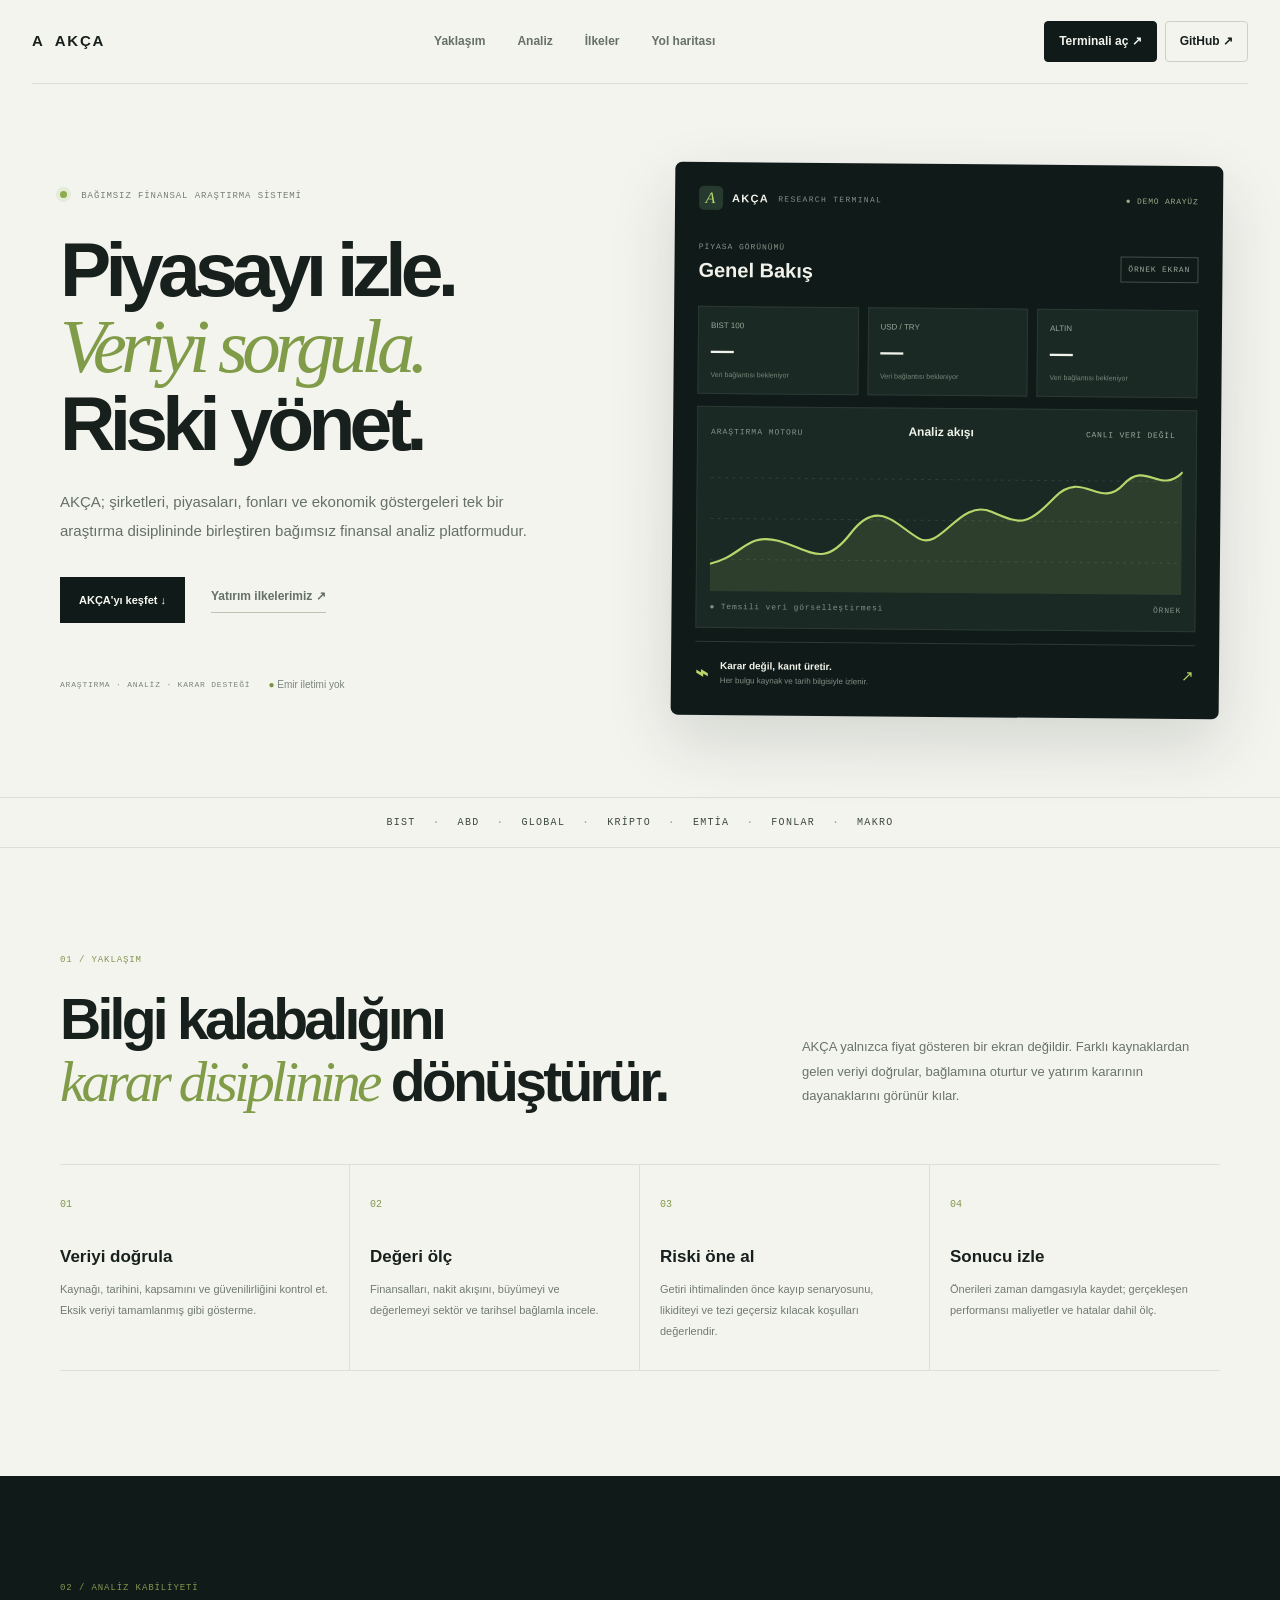
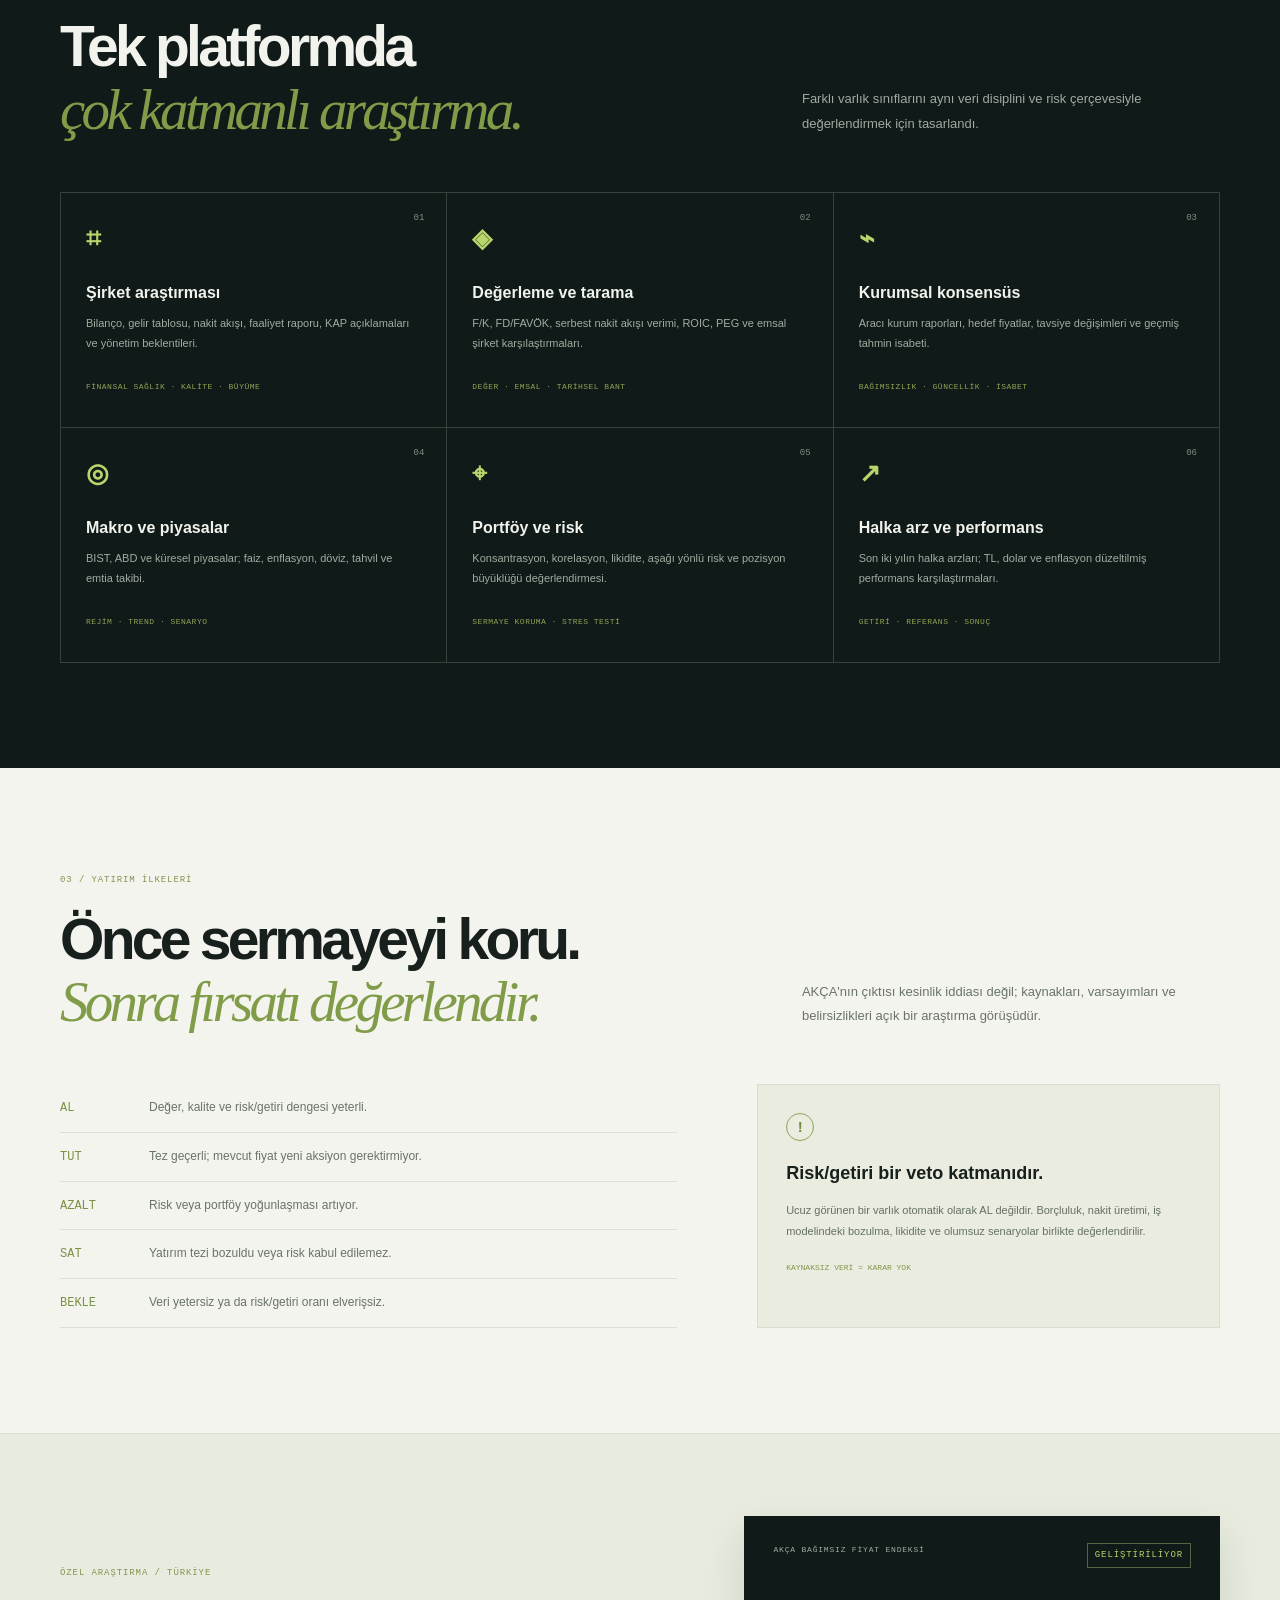
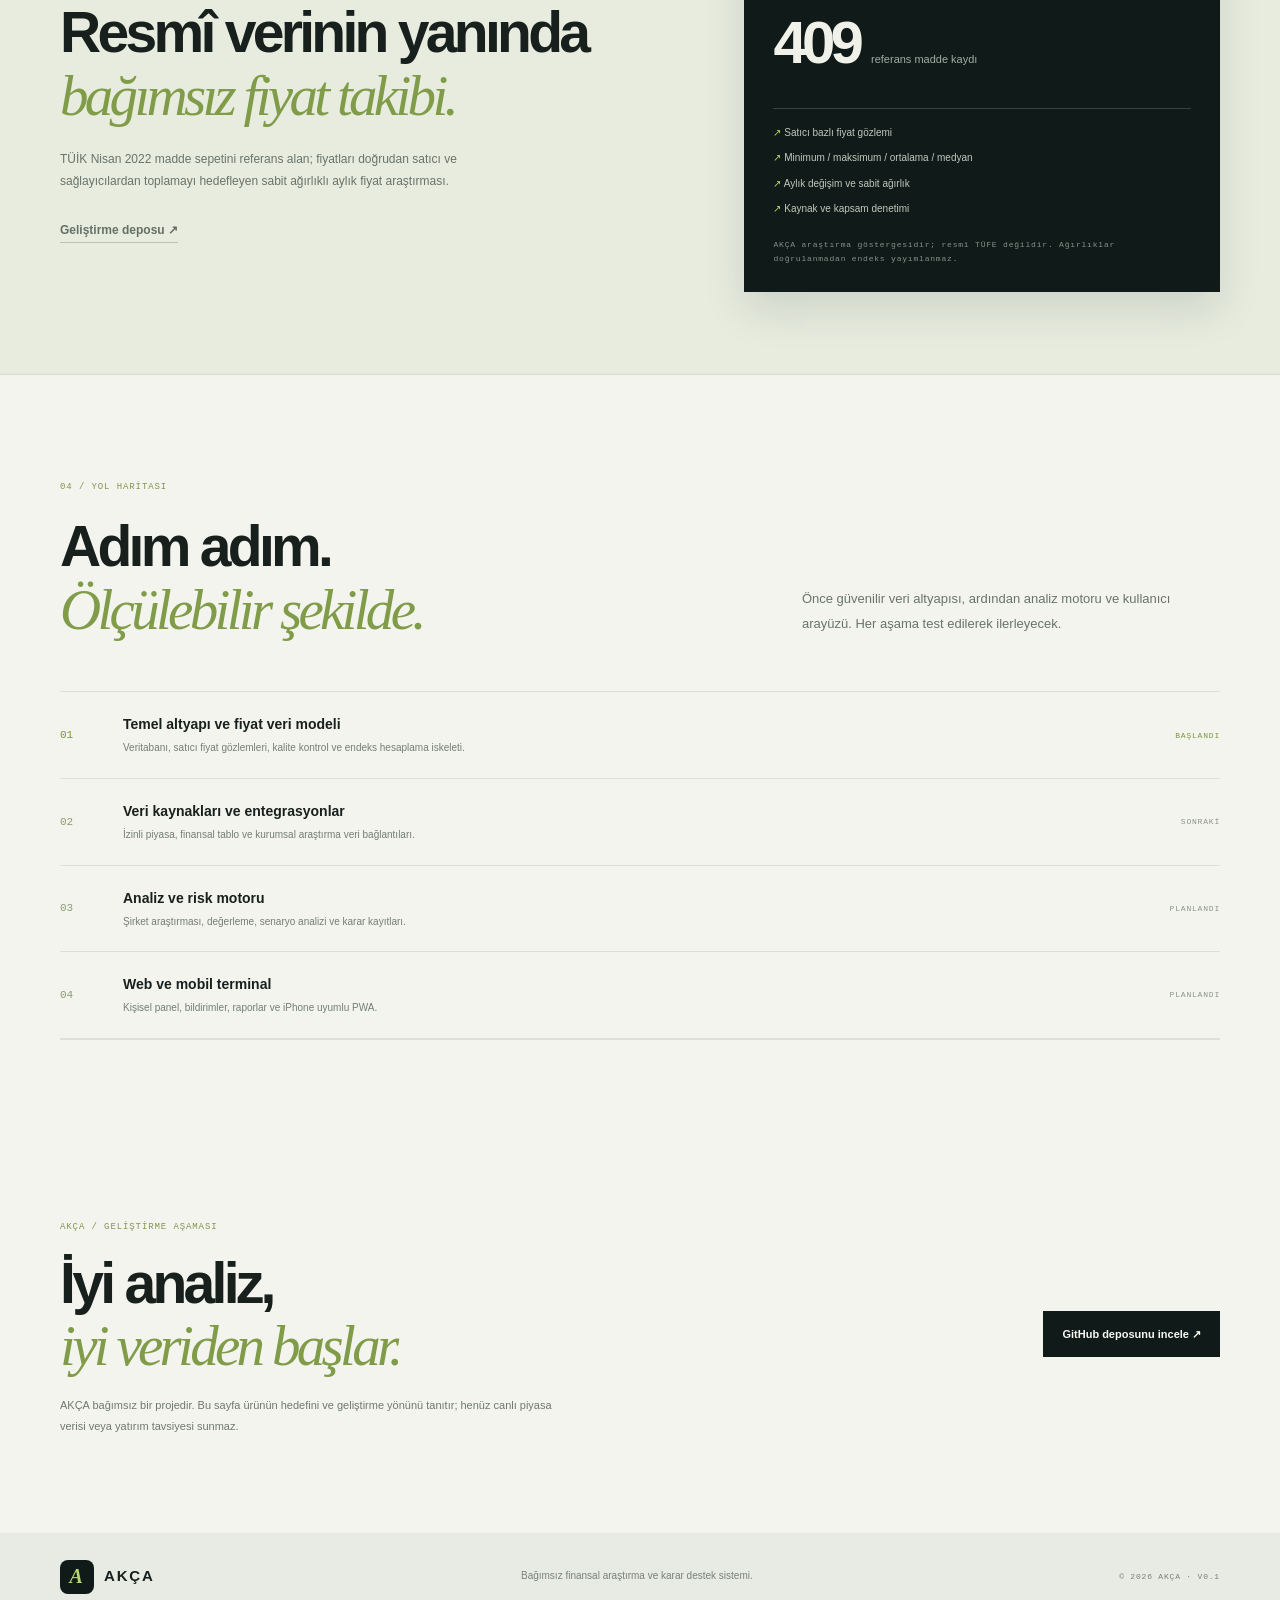
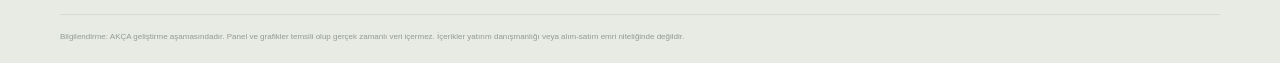
<file: index.html>
<!doctype html>
<html lang="tr"><head>
<meta charset="utf-8"><meta name="viewport" content="width=device-width,initial-scale=1">
<meta name="theme-color" content="#101a18"><meta name="description" content="AKÇA — bağımsız finansal araştırma, değerleme ve risk analizi platformu.">
<title>AKÇA — Bağımsız Finansal Araştırma</title><link rel="stylesheet" href="assets/styles.css">
</head><body>
<header class="header"><a class="logo" href="#">A<span>AKÇA</span></a><nav><a href="#yaklasim">Yaklaşım</a><a href="#analiz">Analiz</a><a href="#ilkeler">İlkeler</a><a href="#yol">Yol haritası</a></nav><div class="header-actions"><a class="repo terminal-link" href="terminal.html">Terminali aç ↗</a><a class="repo" href="https://github.com/hakanuste/AKCA" target="_blank" rel="noreferrer">GitHub ↗</a></div><button class="menu" aria-label="Menüyü aç">☰</button></header>
<main>
<section class="hero wrap"><div class="intro"><div class="eyebrow"><i></i> BAĞIMSIZ FİNANSAL ARAŞTIRMA SİSTEMİ</div><h1>Piyasayı izle.<br><em>Veriyi sorgula.</em><br>Riski yönet.</h1><p>AKÇA; şirketleri, piyasaları, fonları ve ekonomik göstergeleri tek bir araştırma disiplininde birleştiren bağımsız finansal analiz platformudur.</p><div class="actions"><a class="primary" href="#analiz">AKÇA'yı keşfet ↓</a><a class="under" href="#ilkeler">Yatırım ilkelerimiz ↗</a></div><div class="hero-meta">ARAŞTIRMA · ANALİZ · KARAR DESTEĞİ <span>● Emir iletimi yok</span></div></div>
<div class="terminal"><div class="term-head"><b><i>A</i> AKÇA <small>RESEARCH TERMINAL</small></b><label>● DEMO ARAYÜZ</label></div><div class="term-title"><div><small>PİYASA GÖRÜNÜMÜ</small><h2>Genel Bakış</h2></div><label>ÖRNEK EKRAN</label></div><div class="quotes"><div><small>BIST 100</small><b>—</b><span>Veri bağlantısı bekleniyor</span></div><div><small>USD / TRY</small><b>—</b><span>Veri bağlantısı bekleniyor</span></div><div><small>ALTIN</small><b>—</b><span>Veri bağlantısı bekleniyor</span></div></div><div class="chartbox"><div class="chart-title"><small>ARAŞTIRMA MOTORU</small><b>Analiz akışı</b><label>CANLI VERİ DEĞİL</label></div><svg viewBox="0 0 520 150" role="img" aria-label="Temsili grafik"><path class="grid" d="M0 25H520M0 70H520M0 115H520"/><path class="area" d="M0 120 C35 112 40 85 75 94 S125 125 155 85 S205 76 230 90 S275 45 310 60 S350 74 380 43 S430 57 455 29 S495 40 520 15V150H0Z"/><path class="curve" d="M0 120 C35 112 40 85 75 94 S125 125 155 85 S205 76 230 90 S275 45 310 60 S350 74 380 43 S430 57 455 29 S495 40 520 15"/></svg><small class="legend">● Temsili veri görselleştirmesi <span>ÖRNEK</span></small></div><div class="terminal-foot"><b>⌁</b><div><strong>Karar değil, kanıt üretir.</strong><small>Her bulgu kaynak ve tarih bilgisiyle izlenir.</small></div><span>↗</span></div></div></section>
<div class="ticker"><div class="wrap">BIST <b>·</b> ABD <b>·</b> GLOBAL <b>·</b> KRİPTO <b>·</b> EMTİA <b>·</b> FONLAR <b>·</b> MAKRO</div></div>
<section class="section wrap" id="yaklasim"><div class="kicker">01 / YAKLAŞIM</div><div class="section-head"><h2>Bilgi kalabalığını<br><em>karar disiplinine</em> dönüştürür.</h2><p>AKÇA yalnızca fiyat gösteren bir ekran değildir. Farklı kaynaklardan gelen veriyi doğrular, bağlamına oturtur ve yatırım kararının dayanaklarını görünür kılar.</p></div><div class="four"><article><small>01</small><h3>Veriyi doğrula</h3><p>Kaynağı, tarihini, kapsamını ve güvenilirliğini kontrol et. Eksik veriyi tamamlanmış gibi gösterme.</p></article><article><small>02</small><h3>Değeri ölç</h3><p>Finansalları, nakit akışını, büyümeyi ve değerlemeyi sektör ve tarihsel bağlamla incele.</p></article><article><small>03</small><h3>Riski öne al</h3><p>Getiri ihtimalinden önce kayıp senaryosunu, likiditeyi ve tezi geçersiz kılacak koşulları değerlendir.</p></article><article><small>04</small><h3>Sonucu izle</h3><p>Önerileri zaman damgasıyla kaydet; gerçekleşen performansı maliyetler ve hatalar dahil ölç.</p></article></div></section>
<section class="dark" id="analiz"><div class="wrap section"><div class="kicker">02 / ANALİZ KABİLİYETİ</div><div class="section-head"><h2>Tek platformda<br><em>çok katmanlı araştırma.</em></h2><p>Farklı varlık sınıflarını aynı veri disiplini ve risk çerçevesiyle değerlendirmek için tasarlandı.</p></div><div class="cards"><article><small>01</small><b>⌗</b><h3>Şirket araştırması</h3><p>Bilanço, gelir tablosu, nakit akışı, faaliyet raporu, KAP açıklamaları ve yönetim beklentileri.</p><label>FİNANSAL SAĞLIK · KALİTE · BÜYÜME</label></article><article><small>02</small><b>◈</b><h3>Değerleme ve tarama</h3><p>F/K, FD/FAVÖK, serbest nakit akışı verimi, ROIC, PEG ve emsal şirket karşılaştırmaları.</p><label>DEĞER · EMSAL · TARİHSEL BANT</label></article><article><small>03</small><b>⌁</b><h3>Kurumsal konsensüs</h3><p>Aracı kurum raporları, hedef fiyatlar, tavsiye değişimleri ve geçmiş tahmin isabeti.</p><label>BAĞIMSIZLIK · GÜNCELLİK · İSABET</label></article><article><small>04</small><b>◎</b><h3>Makro ve piyasalar</h3><p>BIST, ABD ve küresel piyasalar; faiz, enflasyon, döviz, tahvil ve emtia takibi.</p><label>REJİM · TREND · SENARYO</label></article><article><small>05</small><b>⌖</b><h3>Portföy ve risk</h3><p>Konsantrasyon, korelasyon, likidite, aşağı yönlü risk ve pozisyon büyüklüğü değerlendirmesi.</p><label>SERMAYE KORUMA · STRES TESTİ</label></article><article><small>06</small><b>↗</b><h3>Halka arz ve performans</h3><p>Son iki yılın halka arzları; TL, dolar ve enflasyon düzeltilmiş performans karşılaştırmaları.</p><label>GETİRİ · REFERANS · SONUÇ</label></article></div></div></section>
<section class="section wrap" id="ilkeler"><div class="kicker">03 / YATIRIM İLKELERİ</div><div class="section-head"><h2>Önce sermayeyi koru.<br><em>Sonra fırsatı değerlendir.</em></h2><p>AKÇA'nın çıktısı kesinlik iddiası değil; kaynakları, varsayımları ve belirsizlikleri açık bir araştırma görüşüdür.</p></div><div class="decision"><div class="ratings"><p><b>AL</b><span>Değer, kalite ve risk/getiri dengesi yeterli.</span></p><p><b>TUT</b><span>Tez geçerli; mevcut fiyat yeni aksiyon gerektirmiyor.</span></p><p><b>AZALT</b><span>Risk veya portföy yoğunlaşması artıyor.</span></p><p><b>SAT</b><span>Yatırım tezi bozuldu veya risk kabul edilemez.</span></p><p><b>BEKLE</b><span>Veri yetersiz ya da risk/getiri oranı elverişsiz.</span></p></div><aside><b>!</b><h3>Risk/getiri bir veto katmanıdır.</h3><p>Ucuz görünen bir varlık otomatik olarak AL değildir. Borçluluk, nakit üretimi, iş modelindeki bozulma, likidite ve olumsuz senaryolar birlikte değerlendirilir.</p><small>KAYNAKSIZ VERİ = KARAR YOK</small></aside></div></section>
<section class="index"><div class="wrap index-inner"><div><div class="kicker">ÖZEL ARAŞTIRMA / TÜRKİYE</div><h2>Resmî verinin yanında<br><em>bağımsız fiyat takibi.</em></h2><p>TÜİK Nisan 2022 madde sepetini referans alan; fiyatları doğrudan satıcı ve sağlayıcılardan toplamayı hedefleyen sabit ağırlıklı aylık fiyat araştırması.</p><a class="under" href="https://github.com/hakanuste/AKCA">Geliştirme deposu ↗</a></div><aside><div>AKÇA BAĞIMSIZ FİYAT ENDEKSİ <label>GELİŞTİRİLİYOR</label></div><strong>409 <small>referans madde kaydı</small></strong><hr><p>↗ Satıcı bazlı fiyat gözlemi</p><p>↗ Minimum / maksimum / ortalama / medyan</p><p>↗ Aylık değişim ve sabit ağırlık</p><p>↗ Kaynak ve kapsam denetimi</p><small class="disclaimer">AKÇA araştırma göstergesidir; resmî TÜFE değildir. Ağırlıklar doğrulanmadan endeks yayımlanmaz.</small></aside></div></section>
<section class="section wrap" id="yol"><div class="kicker">04 / YOL HARİTASI</div><div class="section-head"><h2>Adım adım.<br><em>Ölçülebilir şekilde.</em></h2><p>Önce güvenilir veri altyapısı, ardından analiz motoru ve kullanıcı arayüzü. Her aşama test edilerek ilerleyecek.</p></div><div class="roadmap"><article class="current"><b>01</b><div><h3>Temel altyapı ve fiyat veri modeli</h3><p>Veritabanı, satıcı fiyat gözlemleri, kalite kontrol ve endeks hesaplama iskeleti.</p></div><small>BAŞLANDI</small></article><article><b>02</b><div><h3>Veri kaynakları ve entegrasyonlar</h3><p>İzinli piyasa, finansal tablo ve kurumsal araştırma veri bağlantıları.</p></div><small>SONRAKİ</small></article><article><b>03</b><div><h3>Analiz ve risk motoru</h3><p>Şirket araştırması, değerleme, senaryo analizi ve karar kayıtları.</p></div><small>PLANLANDI</small></article><article><b>04</b><div><h3>Web ve mobil terminal</h3><p>Kişisel panel, bildirimler, raporlar ve iPhone uyumlu PWA.</p></div><small>PLANLANDI</small></article></div></section>
<section class="closing wrap"><div><div class="kicker">AKÇA / GELİŞTİRME AŞAMASI</div><h2>İyi analiz,<br><em>iyi veriden başlar.</em></h2><p>AKÇA bağımsız bir projedir. Bu sayfa ürünün hedefini ve geliştirme yönünü tanıtır; henüz canlı piyasa verisi veya yatırım tavsiyesi sunmaz.</p></div><a class="primary" href="https://github.com/hakanuste/AKCA">GitHub deposunu incele ↗</a></section>
</main><footer><div class="wrap foot"><a class="logo" href="#"><i>A</i><span>AKÇA</span></a><span>Bağımsız finansal araştırma ve karar destek sistemi.</span><small>© 2026 AKÇA · V0.1</small></div><div class="wrap legal">Bilgilendirme: AKÇA geliştirme aşamasındadır. Panel ve grafikler temsili olup gerçek zamanlı veri içermez. İçerikler yatırım danışmanlığı veya alım-satım emri niteliğinde değildir.</div></footer><script src="assets/app.js"></script></body></html>
</file>
<file: assets/styles.css>
:root{--bg:#f4f4ef;--ink:#17201d;--muted:#68716b;--line:#dce0d7;--green:#b7d66b;--deep:#101a18;--deep2:#172521;--serif:Georgia,'Times New Roman',serif}*{box-sizing:border-box}html{scroll-behavior:smooth}body{margin:0;background:var(--bg);color:var(--ink);font-family:Arial,sans-serif;font-size:15px;line-height:1.65}.wrap{width:min(1160px,calc(100% - 64px));margin:auto}.header{height:84px;width:min(1320px,calc(100% - 64px));margin:auto;display:flex;align-items:center;justify-content:space-between;border-bottom:1px solid #dce0d7}.logo{display:flex;align-items:center;gap:10px;text-decoration:none;color:var(--ink);font-weight:800;letter-spacing:.12em}.logo i,.logo:first-letter{font-family:Georgia,serif}.logo i{display:grid;place-items:center;background:var(--deep);color:var(--green);width:34px;height:34px;border-radius:8px;font-size:20px}.header nav{display:flex;gap:32px}.header nav a,.repo,.under{font-size:12px;font-weight:bold;text-decoration:none;color:#657067}.header nav a:hover,.under:hover{color:#789343}.repo{border:1px solid #cbd1c4;padding:10px 14px;border-radius:4px;color:var(--ink)}.menu{display:none;background:none;border:0;font-size:22px}.hero{display:grid;grid-template-columns:1fr 1fr;gap:65px;align-items:center;padding-top:80px;padding-bottom:80px;min-height:650px}.eyebrow,.kicker,.hero-meta,.term-head label,.term-title label,.chart-title label,.legend,.index aside>div,.index aside>div label,.index aside .disclaimer,.roadmap small,footer small{font-family:monospace;font-size:9px;letter-spacing:.1em}.eyebrow{color:#74806f}.eyebrow i{display:inline-block;width:7px;height:7px;background:#8daa4c;border-radius:50%;margin-right:8px;box-shadow:0 0 0 4px #e4ebd8}h1{font-size:clamp(55px,6vw,80px);letter-spacing:-.075em;line-height:.99;font-weight:600;margin:27px 0}h1 em,.section-head h2 em,.index h2 em,.closing h2 em{font-family:Georgia,serif;color:#809c48;font-weight:400}.intro>p{max-width:490px;color:#657067;font-size:15px;line-height:1.9}.actions{display:flex;align-items:center;gap:26px;margin-top:32px}.primary{display:inline-block;background:var(--deep);color:#f7f8f2;text-decoration:none;padding:14px 19px;font-size:11px;font-weight:bold}.primary:hover{background:#253a30}.under{border-bottom:1px solid #bac4b0;padding-bottom:5px}.hero-meta{display:flex;gap:18px;align-items:center;color:#7b857c;margin-top:55px;font-size:8px}.hero-meta span{font:10px Arial,sans-serif;letter-spacing:0}.hero-meta span:first-letter{color:#789343}.terminal{background:var(--deep);color:#f1f3eb;padding:24px;border-radius:7px;box-shadow:0 25px 65px #17252126;transform:rotate(.5deg)}.term-head,.term-head b,.term-title,.quotes,.chart-title,.terminal-foot{display:flex;align-items:center;justify-content:space-between}.term-head b{justify-content:flex-start;gap:9px;font-size:11px;letter-spacing:.12em}.term-head b i{display:grid;place-items:center;width:24px;height:24px;border-radius:5px;background:#263a30;color:var(--green);font:italic 16px Georgia}.term-head small{font:8px monospace;color:#849187}.term-head label{color:#9aaa8c;font-size:8px}.term-title{margin:32px 0 16px}.term-title small,.chart-title small{display:block;font:8px monospace;color:#87948a;letter-spacing:.12em}.term-title h2{font-size:20px;margin:3px 0}.term-title label,.chart-title label{border:1px solid #40504a;padding:5px 7px;color:#9aa79b;font-size:8px}.quotes{gap:9px}.quotes div{flex:1;min-width:0;background:#1a2924;border:1px solid #2a3932;padding:12px}.quotes small,.quotes span{display:block;color:#9ba79b;font-size:8px}.quotes b{display:block;font-size:23px;line-height:1.6}.quotes span{font-size:7px;color:#77877a}.chartbox{background:#1a2924;border:1px solid #2a3932;margin-top:12px;padding:13px}.chart-title{flex-wrap:wrap}.chart-title b{display:block;font-size:12px}.chart-title label{border:0}.chartbox svg{width:100%;height:140px;margin-top:10px}.grid{fill:none;stroke:#34433c;stroke-dasharray:3 5}.area{fill:#b7d66b;opacity:.12}.curve{fill:none;stroke:#b7d66b;stroke-width:2.4;stroke-linecap:round}.legend{display:block;color:#839187;font-size:8px}.legend span{float:right}.terminal-foot{justify-content:flex-start;gap:12px;border-top:1px solid #2d3a34;margin-top:13px;padding-top:13px}.terminal-foot>b{font-size:22px;color:var(--green)}.terminal-foot strong,.terminal-foot small{display:block}.terminal-foot strong{font-size:10px}.terminal-foot small{font-size:8px;color:#849187}.terminal-foot>span{margin-left:auto;color:var(--green)}.ticker{border-top:1px solid var(--line);border-bottom:1px solid var(--line);padding:19px 0;text-align:center;font:10px monospace;letter-spacing:.13em;color:#3c4940}.ticker b{color:#9eac91;padding:0 10px}.section{padding-top:105px;padding-bottom:105px}.kicker{color:#82954f}.section-head{display:grid;grid-template-columns:1.1fr .7fr;gap:85px;align-items:end;margin:20px 0 50px}.section-head h2,.index h2,.closing h2{font-size:clamp(38px,5vw,57px);line-height:1.1;letter-spacing:-.065em;font-weight:600;margin:0}.section-head>p{color:#69736c;font-size:13px;line-height:1.9;margin:0 0 5px}.four{display:grid;grid-template-columns:repeat(4,1fr);border-top:1px solid var(--line);border-bottom:1px solid var(--line)}.four article{padding:25px 20px 28px 0;border-right:1px solid var(--line)}.four article:not(:first-child){padding-left:20px}.four article:last-child{border:0}.four small{font:10px monospace;color:#82984b}.four h3{font-size:17px;margin:28px 0 8px}.four p{font-size:11px;line-height:1.9;color:#707a72;margin:0}.dark{background:var(--deep);color:#f1f3ec}.dark .section-head>p{color:#a0aaa1}.dark .section-head h2{color:#f2f3ec}.cards{display:grid;grid-template-columns:repeat(3,1fr);border-top:1px solid #34423b;border-left:1px solid #34423b}.cards article{position:relative;padding:24px 25px 27px;border-right:1px solid #34423b;border-bottom:1px solid #34423b;min-height:235px}.cards article>small{position:absolute;right:22px;top:20px;font:9px monospace;color:#7f8e82}.cards article>b{display:block;font-size:26px;color:var(--green);margin-bottom:20px}.cards h3{font-size:16px;margin:0 0 8px}.cards p{font-size:11px;line-height:1.8;color:#a1aca2;margin:0 0 18px}.cards label{font:8px monospace;color:#91a454;letter-spacing:.06em}.decision{display:grid;grid-template-columns:1fr .75fr;gap:80px}.ratings p{display:flex;gap:24px;align-items:center;border-bottom:1px solid var(--line);padding:14px 0;margin:0}.ratings b{width:65px;font:12px monospace;color:#789143}.ratings span{font-size:12px;color:#68736b}.decision aside{background:#e9ecdf;border:1px solid #d9dfce;padding:28px}.decision aside>b{display:grid;place-items:center;width:28px;height:28px;border:1px solid #8ca45b;border-radius:50%;color:#718d3e}.decision aside h3{font-size:18px;margin:18px 0 8px}.decision aside p{font-size:11px;line-height:1.9;color:#657066}.decision aside small{font:8px monospace;color:#82964d}.index{background:#e8ecdf;border-block:1px solid #d8dfcf}.index-inner{display:grid;grid-template-columns:1fr .8fr;gap:90px;align-items:center;padding:82px 0}.index h2{margin:20px 0}.index-inner>div>p{max-width:470px;color:#69736a;font-size:12px;line-height:1.9;margin-bottom:24px}.index aside{background:var(--deep);color:#f0f2e9;padding:27px 29px;box-shadow:0 18px 40px #14231d1f}.index aside>div{display:flex;justify-content:space-between;gap:10px;color:#a0aca1;font-size:8px}.index aside>div label{color:var(--green);border:1px solid #526443;padding:4px 7px}.index aside>strong{display:block;font-size:60px;letter-spacing:-.08em;margin:25px 0 0}.index aside>strong small{font:11px Arial,sans-serif;letter-spacing:0;color:#a1ada2}.index hr{border:0;border-top:1px solid #35443b;margin:16px 0}.index aside p{font-size:10px;color:#c1c9bd;margin:9px 0}.index aside p:first-letter{color:var(--green)}.index aside .disclaimer{display:block;font-size:8px;color:#859288;line-height:1.7;margin-top:20px}.roadmap{border-bottom:1px solid var(--line)}.roadmap article{display:grid;grid-template-columns:45px 1fr 100px;gap:18px;align-items:center;border-top:1px solid var(--line);padding:21px 0}.roadmap article:last-child{border-bottom:1px solid var(--line)}.roadmap article>b{font:11px monospace;color:#8a9b70}.roadmap h3{font-size:14px;margin:0 0 4px}.roadmap p{font-size:10px;color:#737e74;margin:0}.roadmap small{text-align:right;color:#8a948b;font-size:8px}.roadmap .current b,.roadmap .current small{color:#789343}.closing{display:flex;justify-content:space-between;align-items:center;padding-top:75px;padding-bottom:85px}.closing h2{margin:17px 0}.closing p{max-width:520px;color:#6e786f;font-size:11px;line-height:1.9}.closing .primary{white-space:nowrap}footer{background:#e8ebe3;padding:27px 0 20px}.foot{display:flex;justify-content:space-between;align-items:center}.foot>span{font-size:10px;color:#778078}.foot small{font-size:8px;color:#778078}.legal{border-top:1px solid #d5dbd0;padding-top:15px;margin-top:20px;color:#929b91;font-size:8px}@media(max-width:850px){.hero{gap:30px}.header nav{gap:16px}.section-head{gap:35px}.index-inner{gap:40px}}@media(max-width:650px){.wrap{width:calc(100% - 38px)}.header{width:calc(100% - 38px);height:68px}.header nav{display:none;position:absolute;top:68px;left:19px;right:19px;background:var(--bg);padding:18px;flex-direction:column;border:1px solid var(--line);z-index:5}.header nav.open{display:flex}.repo{margin-left:auto;margin-right:13px;font-size:9px;padding:8px}.menu{display:block}.hero{display:flex;flex-direction:column;align-items:stretch;padding-top:62px;padding-bottom:52px;gap:42px}h1{font-size:61px}.hero>div:first-child>p{font-size:13px}.hero-meta{margin-top:36px;flex-wrap:wrap}.terminal{transform:none;padding:17px}.section{padding-top:72px;padding-bottom:72px}.section-head{display:block;margin-bottom:33px}.section-head h2{font-size:42px;margin-bottom:18px}.four{grid-template-columns:1fr 1fr}.four article{padding:20px 13px 22px 0}.four article:not(:first-child){padding-left:13px}.four article:nth-child(2){border-right:0}.four article:nth-child(3){padding-left:0;border-top:1px solid var(--line)}.four article:nth-child(4){border-top:1px solid var(--line)}.four h3{margin-top:17px}.cards{grid-template-columns:1fr 1fr}.cards article{padding:19px 15px;min-height:250px}.cards h3{font-size:14px}.cards p{font-size:10px}.cards label{font-size:7px}.decision{grid-template-columns:1fr;gap:25px}.ratings p{gap:12px}.ratings b{width:52px}.ratings span{font-size:10px}.index-inner{grid-template-columns:1fr;gap:28px;padding:65px 0}.index h2{font-size:41px}.roadmap article{grid-template-columns:30px 1fr;gap:12px}.roadmap article small{grid-column:2;text-align:left}.closing{display:block;padding-top:62px;padding-bottom:68px}.closing .primary{margin-top:20px}.foot{flex-wrap:wrap;gap:12px}.foot>span{order:3;width:100%}.quotes div{padding:9px 7px}.quotes b{font-size:19px}.quotes span{font-size:6px}}
.header-actions{display:flex;align-items:center;gap:8px}.terminal-link{background:var(--deep);border-color:var(--deep);color:#f2f4ed}.terminal-link:hover{background:#2b3e32;color:#f2f4ed}@media(max-width:650px){.header-actions{gap:5px}.header-actions .repo{margin:0;font-size:8px;padding:8px 9px}}
</file>
